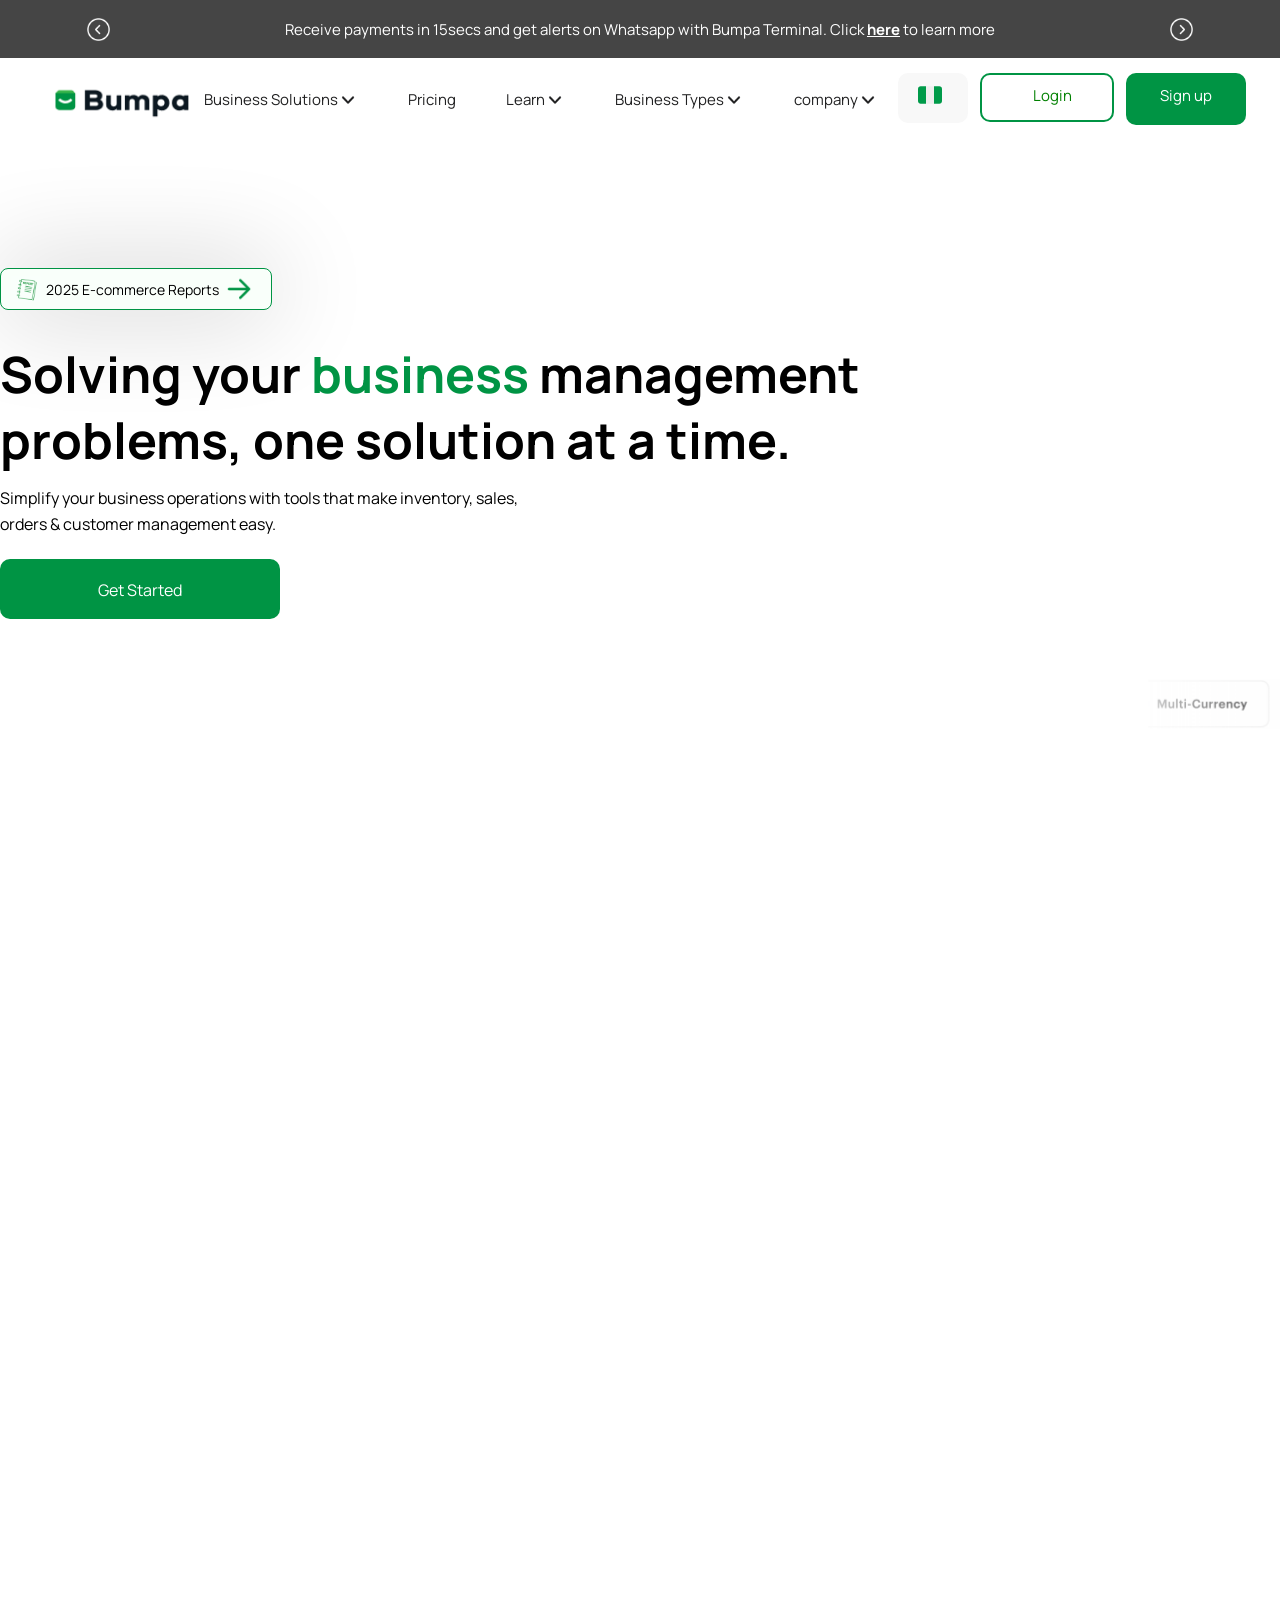
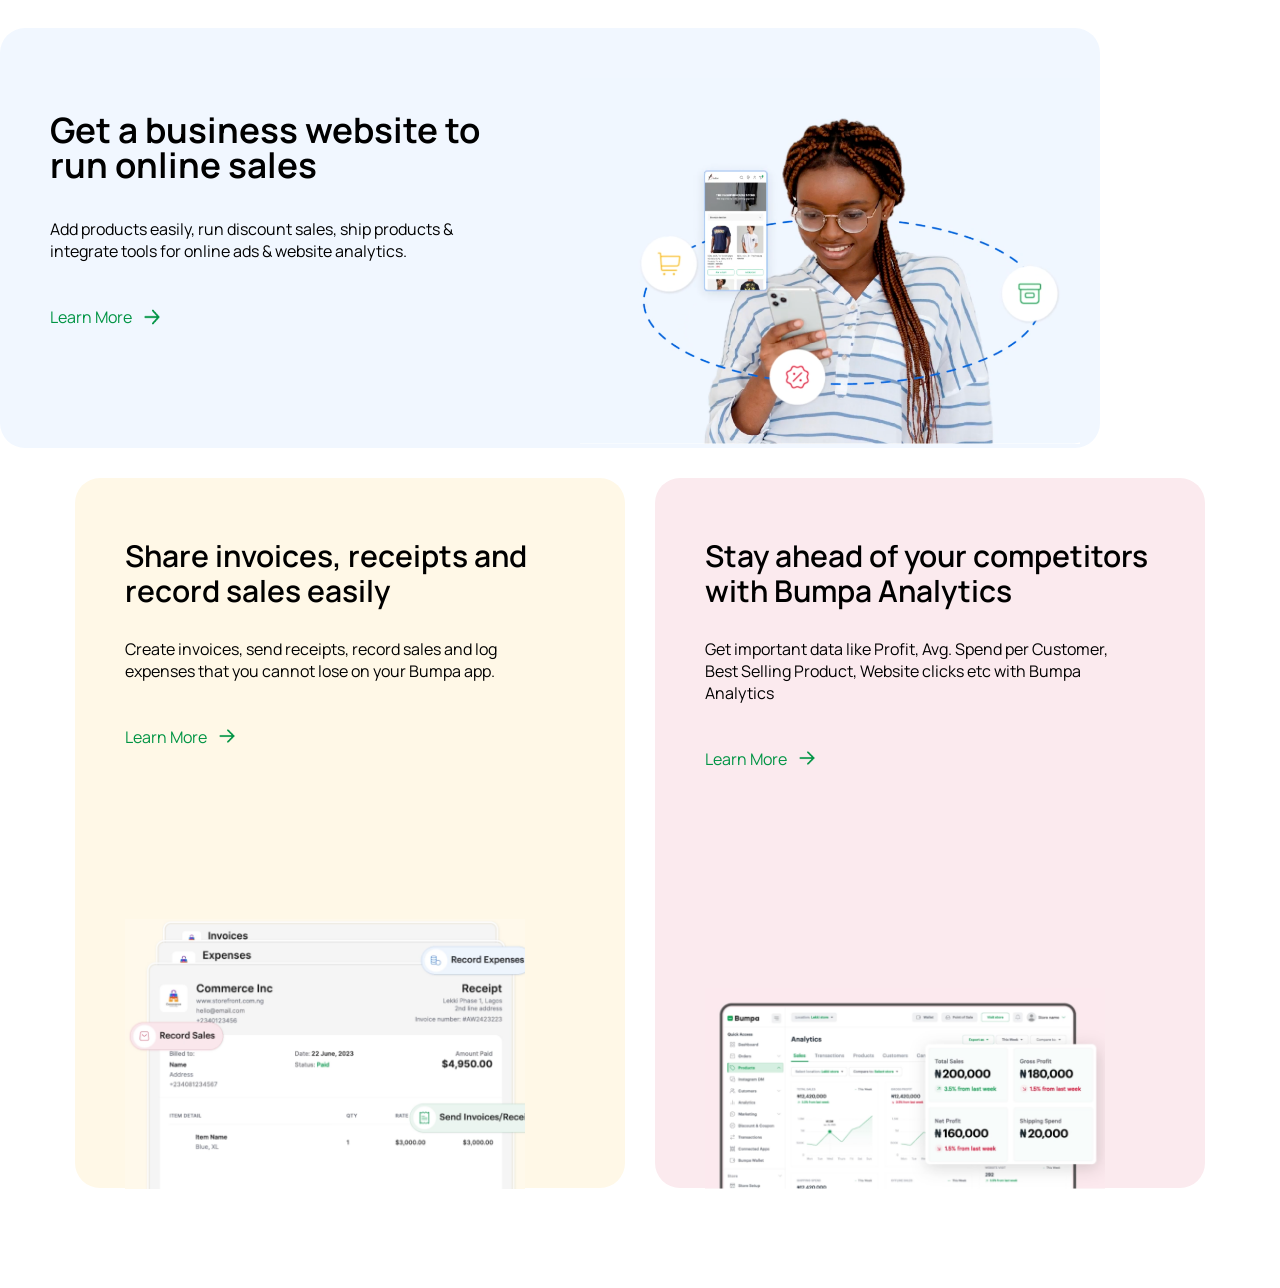
<file: bumpa.html>
<html lang="en">

<head>
    <meta charset="UTF-8">
    <meta name="viewport" content="width=device-width, initial-scale=1.0">
    <title>Document</title>
    <link rel="stylesheet" href="bumpa.css">
    <link rel="preconnect" href="https://fonts.googleapis.com">
    <link rel="preconnect" href="https://fonts.gstatic.com" crossorigin>
    <link
        href="https://fonts.googleapis.com/css2?family=Bricolage+Grotesque:opsz,wght@12..96,200..800&family=Google+Sans:ital,opsz,wght@0,17..18,400..700;1,17..18,400..700&family=M+PLUS+Rounded+1c&family=Manrope:wght@200..800&family=Noto+Sans+KR:wght@100..900&family=Outfit:wght@100..900&family=Source+Serif+4:ital,opsz,wght@0,8..60,200..900;1,8..60,200..900&display=swap"
        rel="stylesheet">
</head>

<body>
    <nav class="nav1">
        <div class="navDiv">
            <img src="reicon--angle-left-circle (1).png" alt="" width="23px">
            <span>Receive payments in 15secs and get alerts on Whatsapp with Bumpa Terminal. Click <a
                    style="color: white;" href="https://terminal.bumpa.com/"><b>here</b></a> to learn more </span>
            <img src="reicon--angle-right-circle (1).png" alt="" width="23px">
        </div>
    </nav>

    <nav class="nav2">
        <div class="motherDiv">
            <img src="Screenshot 2026-10-06 at 13.23.15.png" alt="" width="170px">

            <div class="businessDiv">
                <span>Business Solutions </span><img class="img1" src="fa7-solid--angle-down.png" alt="" width="20px">
                <span class="img1">Pricing</span>

                <span> Learn</span> <img class="img1" src="fa7-solid--angle-down.png" alt="" width="20px">

                <span>Business Types </span><img class="img1" src="fa7-solid--angle-down.png" alt="" width="20px">

                <span>company</span> <img src="fa7-solid--angle-down.png" alt="" width="20px">
            </div>

            <div class="button">
                <div class="flag"><img src="Nigeriaflag.svg" alt=""></div>
                <div class="login"> Login</div>
                <div class="signup"> Sign up </div>
            </div>
        </div>

    </nav>


    <section class="hero">

        <div class="p1"> <img src="Screenshot 2026-10-06 at 14.54.25.png" alt="" width="30px"> 2025 E-commerce Reports
            <img src="akar-icons--arrow-right.png" alt="" width="30px">
        </div>
        <div class="p2">Solving your <span>business</span> management <p class="p2 p3">problems, one solution at a time.
            </p>
        </div>
        <div>
            <p class="simplify">Simplify your business operations with tools that make inventory, sales,</p>
            <span class="simplify">orders & customer management easy.</span>
        </div>
        <div class="get">Get Started</div>

        <div class="logos">
            <marquee behavior="alternate" direction="left"><img width="100%" src="Screenshot 2026-10-06 at 15.20.11.png"
                    alt="">
                <img width="100%" src="Screenshot 2026-10-06 at 15.20.11.png" alt="">
                <img width="100%" src="Screenshot 2026-10-06 at 15.20.11.png" alt="">
                <img width="100%" src="Screenshot 2026-10-06 at 15.20.11.png" alt="">
                <img width="100%" src="Screenshot 2026-10-06 at 15.20.11.png" alt="">
            </marquee>
        </div>

    </section>

    <section class="banner">
    </section>

    <section class="ladySection">
        <div class="card1">

            <div class="cardimg">
                <div>
                <p  class="c1">Get a business website to <br> run online sales</p>
            <span>Add products easily, run discount sales, ship products & <br>
                integrate tools for online ads &  website analytics.</span> <br> <br> <br>  

                <div style="display: flex; gap: 10px;">
                    <a style="color: rgb(0, 148, 68); text-decoration: none;" href="https://www.getbumpa.com/sales">Learn More</a> <img src="akar-icons--arrow-right.png" alt="" width="20px">
                </div>
            </div>

                <div>
                    <img class="imgCard" src="Screenshot 2026-10-06 at 21.53.15.png" alt="" width="500px">
                </div>
            </div>
        </div>

        <div class="secondCards">
            <div class="card2">
                <p class="c2">Share invoices, receipts and <br> record sales easily</p>
                <span>Create invoices, send receipts, record sales and log <br> expenses that you cannot lose on your Bumpa app.</span> <br> <br> <br>

             <div style="display: flex; gap: 10px;">
                    <a style="color: rgb(0, 148, 68); text-decoration: none;" href="https://www.getbumpa.com/feature/record-sales">Learn More</a> <img class="learn" src="akar-icons--arrow-right.png" alt="" width="20px">
                </div>
                
                <img  src="Screenshot 2026-10-07 at 04.50.24.png" alt="" width="400px">
            </div>
            <div class="card3">

                <p class="c2">Stay ahead of your competitors<br> with Bumpa Analytics</p>
                <span>Get important data like Profit, Avg. Spend per Customer,<br> Best Selling Product, Website clicks etc with Bumpa <br> Analytics</span> <br> <br> <br>

            <div style="display: flex; gap: 10px;">
                    <a style="color: rgb(0, 148, 68); text-decoration: none;" href="https://www.getbumpa.com/feature/record-sales">Learn More</a> <img class="learn1" src="akar-icons--arrow-right.png" alt="" width="20px">
                </div>

                <img  src="Screenshot 2026-10-07 at 05.03.48.png" alt="" width="400px">

            </div>
        </div>

    </section>

</body>

</html>
</file>
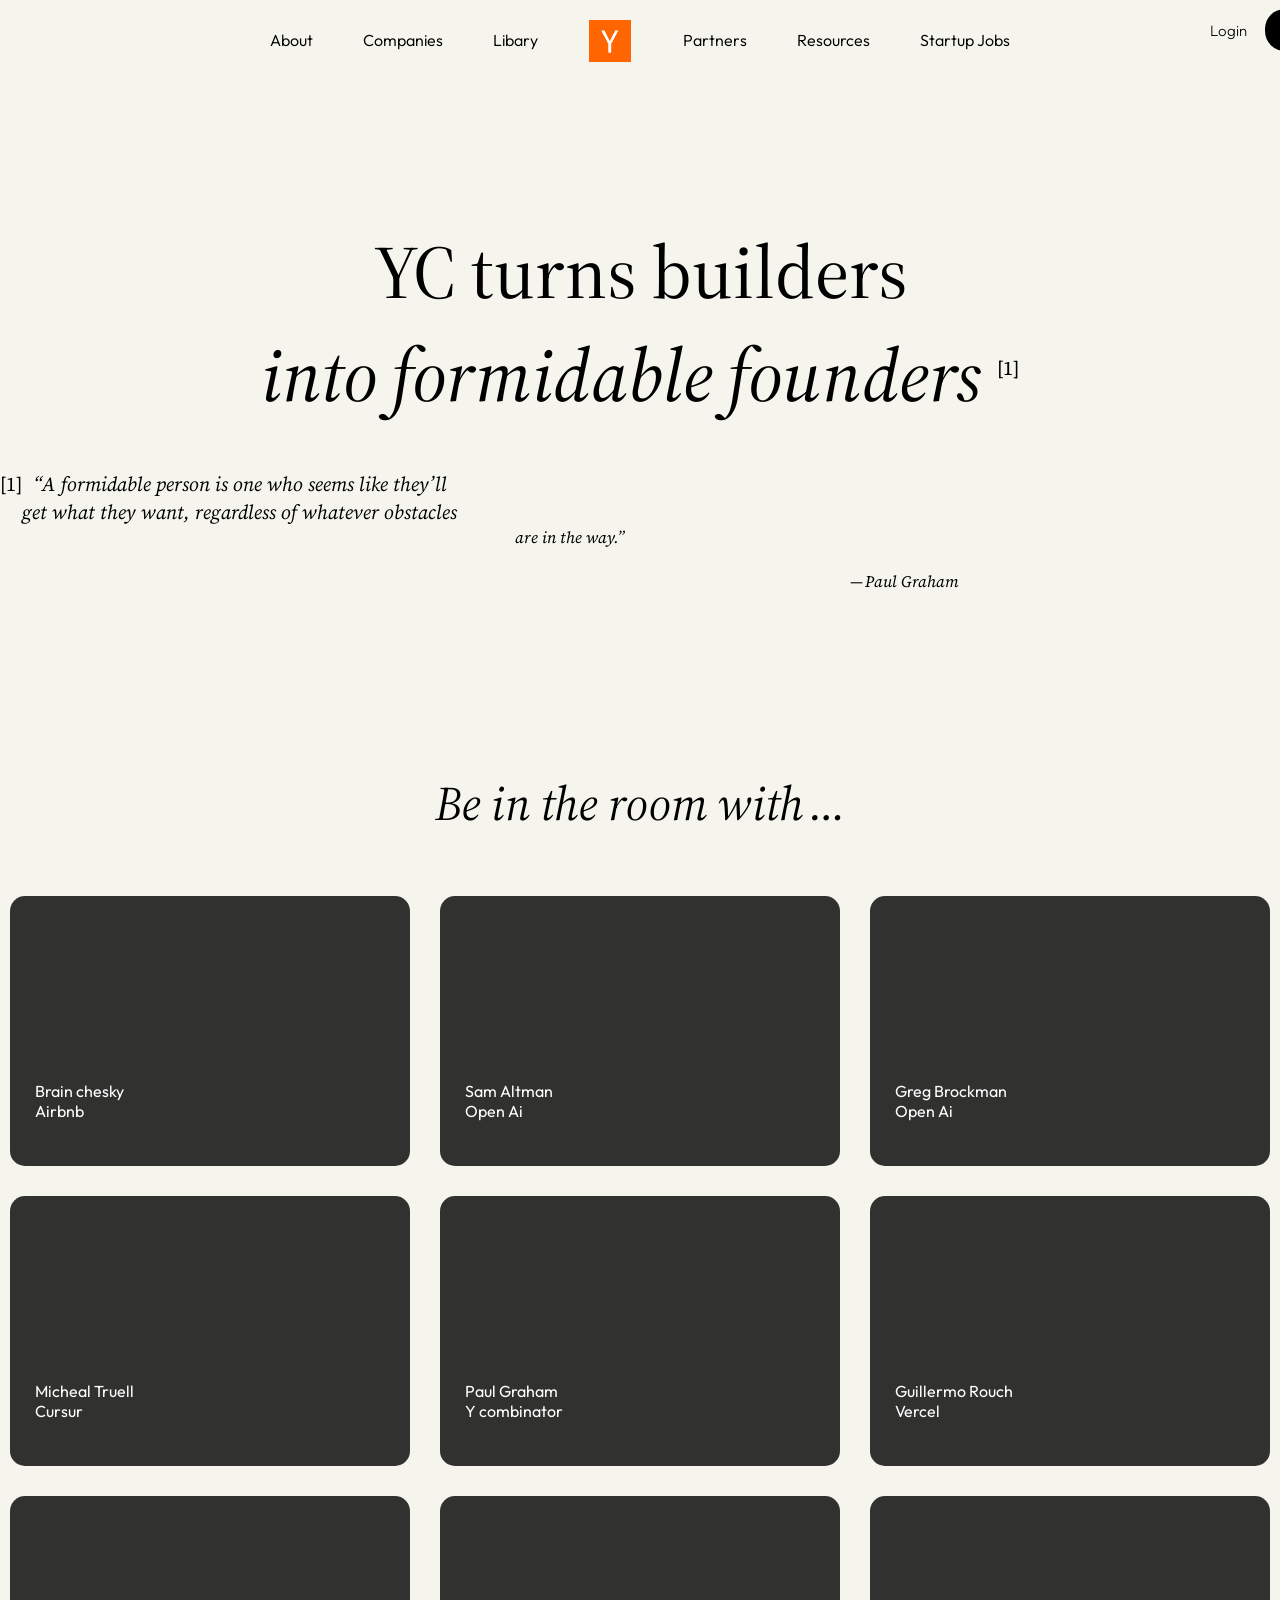
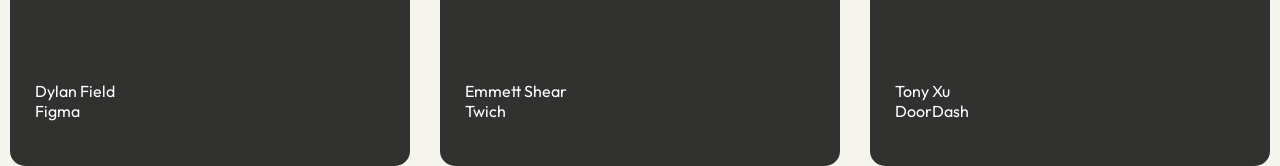
<file: ycombinator.html>
<html lang="en">

<head>
    <meta charset="UTF-8">
    <meta name="viewport" content="width=device-width, initial-scale=1.0">
    <title>Document</title>

    <link rel="stylesheet" href="ycombinator.css">
    <link rel="preconnect" href="https://fonts.googleapis.com">
    <link rel="preconnect" href="https://fonts.gstatic.com" crossorigin>
    <link
        href="https://fonts.googleapis.com/css2?family=Bricolage+Grotesque:opsz,wght@12..96,200..800&family=Google+Sans:ital,opsz,wght@0,17..18,400..700;1,17..18,400..700&family=M+PLUS+Rounded+1c&family=Manrope:wght@200..800&family=Noto+Sans+KR:wght@100..900&family=Outfit:wght@100..900&family=Source+Serif+4:ital,opsz,wght@0,8..60,200..900;1,8..60,200..900&display=swap"
        rel="stylesheet">
</head>

<body>


    <nav class="nav">
        <div class="navtexts">
            <span class="hd">About</span>
            <span class="hd">Companies</span>
            <span class="hd">Libary</span>
            <img class="logo" style="width: 45px;" src="Screenshot 2026-10-06 at 02.28.38.png" alt="">
            <span class="hd">Partners</span>
            <span class="hd">Resources</span>
            <span class="hd">Startup Jobs</span>
        </div>
        <div class="div2">
            <div class="login">Login</div>
            <div class="apply"> <i>Apply</i></div>
        </div>

    </nav>

    <section class="hero">

        <span class="p1">YC turns builders <br>
            <i>into formidable founders</i> <sup style="font-size: 20px;">[1]</sup></span> <br> <br>

        <span class="p2"> <sup style="font-size: 20px;">[1]</sup> <i>“A formidable person is one who seems like they’ll
                <br> get what they want, regardless of whatever obstacles <br></i></span>
        <span style="margin-left: 515px;"><i>are in the way.”</i></span> <br> <br>

        <span style="margin-left: 850px;"><i>— Paul Graham</i></span>


    </section>


    <section class="section2">
        <span class="p3"><i>Be in the room with …</i></span>

        <div class="motherDiv">
            <div class="outer">
                <div class="inner1 videoCard"><video style="width: 100%; border-radius: 15px;"
                        src="https://bookface-static.ycombinator.com/assets/ycdc/intheroomwith/brian-chesky-video-compressed-7ea6a6ca9593fabb400850744540405287fe91ae08ddfbf4824ab95d5f632875.mp4"
                        autoplay muted loop></video>

                    <div class="text">
                        <span>Brain chesky <br>
                            Airbnb
                        </span>
                    </div>

                </div>

                <div class="inner1"> <video style="width: 100%; border-radius: 15px;"
                        src="https://bookface-static.ycombinator.com/assets/ycdc/intheroomwith/michael-truell-video-compressed-523ea9b5330b3d117b97e9404e3b017f2a126bea2e096518c276520521bf8c11.mp4"
                        autoplay muted loop></video>

                    <div class="text">
                        <span>Micheal Truell <br> Cursur
                        </span>
                    </div>

                </div>

                <div class="inner1"><video style="width: 100%; border-radius: 15px;"
                        src="https://bookface-static.ycombinator.com/assets/ycdc/intheroomwith/dylan-field-video-compressed-7541fe3e6c730507b8b8789c18f6139465733285eeff9330423158d5cd315b38.mp4"
                        autoplay muted loop></video>

                    <div class="text">
                        <span>Dylan Field <br>Figma</span>
                    </div>
                </div>

            </div>

            <div class="outer">
                <div class="inner2"><video style="width: 100%; border-radius: 15px;"
                        src="https://bookface-static.ycombinator.com/assets/ycdc/intheroomwith/sam-altman-video-compressed-6e99f4927d081ecef3e4430e36b6ec23ac595e8da186216f30b7d7dc5129dc4a.mp4"
                        autoplay muted loop></video>
                    <div class="text">
                        <span>Sam Altman <br> Open Ai</span>
                    </div>
                </div>


                <div class="inner2"><video style="width: 100%; border-radius: 15px;"
                        src="https://bookface-static.ycombinator.com/assets/ycdc/intheroomwith/paul-graham-video-compressed-147746c0944f23ac3ba13f41a213a63fe773fb3e1b261ea824d0784e0c0242e4.mp4"
                        autoplay muted loop></video>
                    <div class="text">
                        <span>Paul Graham <br> Y combinator</span>
                    </div>

                </div>
                <div class="inner2"><video style="width: 100%; border-radius: 15px;"
                        src="https://bookface-static.ycombinator.com/assets/ycdc/intheroomwith/emmett-shear-video-compressed-e639d24c15750fb7ac160f77b63504bafef74929c23f8bb4b82112a84900bb97.mp4"
                        autoplay muted loop></video>
                    
                    <div class="text">
                        <span>Emmett Shear <br> Twich </span>
                    </div>
                    </div>

            </div>

            <div class="outer">
                <div class="inner3"><video style="width: 100%; border-radius: 15px;"
                        src="https://bookface-static.ycombinator.com/assets/ycdc/intheroomwith/greg-brockman-video-compressed-cb96007824e30f1ad95d2f0baa819b9ca35a8df56d38373c15f0e9e24c23e4b1.mp4"
                        autoplay muted loop></video>
                    <div class="text">
                        <span>Greg Brockman <br> Open Ai</span>
                    </div>
                    
                    </div>



                <div class="inner3"><video style="width: 100%; border-radius: 15px;"
                        src="https://bookface-static.ycombinator.com/assets/ycdc/intheroomwith/guillermo-rauch-video-compressed-66c9a0d2ddcc5eb02e84b0714c70b1332f37ffff031ad759cc4dbb2d0f78991d.mp4"
                        autoplay muted loop></video>
                    
                    <div class="text">
                        <span>Guillermo Rouch <br>Vercel</span>
                    </div>
                    </div>


                <div class="inner3"><video style="width: 100%; border-radius: 15px; "
                        src="https://bookface-static.ycombinator.com/assets/ycdc/intheroomwith/tony-xu-video-compressed-cfaffb21fca0c9e88fb50f8057d669c84b98d71695c3c943f86b2cc2b6d33d8d.mp4"
                        autoplay muted loop></video>
                    
                    <div class="text">
                        <span>Tony Xu <br> DoorDash</span>

                    </div>
                    </div>
            </div>


        </div>

    </section>





</body>

</html>
</file>
<file: bumpa.css>
body{
    margin: 0;
    padding: 0;
    max-width: 100%;
}

.nav1{
    background-color: rgb(69, 69, 69);
    color: white;
    width: 100%;
    height: 40px;
    font-family:  "Manrope", sans-serif;
    font-size: 15px;
    padding-top: 18px;

}
.navDiv{
    display: flex;
    justify-content: space-around;
    align-items: center;
}

.nav2{
    height: 60px;
    width: 100%;
    color: rgb(32, 32, 33);
    font-family:  "Manrope", sans-serif;
    font-size: 15px;

}

.businessDiv{
  display: flex;
  justify-content: center;

}

.img1{
    margin-right: 50px;
}

.flag{
    background-color: rgb(248, 248, 248);
    height: 40px;
    width: 50px;
    border-radius: 10px;
    margin-left: 20px;
    padding-top: 10px;
    padding-left: 20px;
    
}

.login{
    width: 120px;
    height: 35px;
    border-radius: 10px;
    border: 2px solid rgb(0, 148, 68);
    text-align: center;
    padding-top: 10px;
    padding-left: 10px;
    color: green;
}

.signup{
    color: white;
    background-color: rgb(0, 148, 68);
    border-radius: 10px;
    width: 120px;
    height: 40px;
    text-align: center;
    padding-top: 12px;
}
.button{
    display: flex;
    gap: 12px;
    
   
    
}

.motherDiv{
    display: flex;
    justify-content: center;
    align-items: center;
    padding-top: 15px;
}

.hero{
    width: 100%;
    height: 500px;
    font-family:  "Manrope", sans-serif;
    

}
.p1{

    width: 260px;
    height: 40px;
    background-color: rgb(249, 255, 250);
    border: 1px solid rgb(0, 148, 68);
    border-radius: 8px;
    justify-self: center;
    margin-top: 150px;
    text-align: center;
    /* padding-top: 8px; */
    box-shadow: 0 0 100px 5px rgb(0, 0, 0, 0.2)  ;
    display: flex;
    align-items: center;
    padding-left: 10px;
    font-size: 14px;
    gap: 5px;
}

.p2{
    justify-self: center;
    font-size: 50px;
    margin-top: 30px;
    font-weight: 700;

}

.p2 span{
    color:rgb(0, 148, 68) ;
    
}
.p3{
    line-height: 5px;
}

.simplify{
   justify-self: center;
   display: block;
   line-height: 10px;
}

.get{
    width: 280px;
    height: 40px;
    background-color: rgb(0, 148, 68);
    color: white;
    justify-self: center;
    margin-top: 30px;
    text-align: center;
    border-radius: 10px;
    padding-top: 20px;
}

.logos{
    max-width: 100%;
    margin-top: 50px;
    
    
}

.banner{
    width: 100%;
    height: 800px;
    background-image: url("https://www.getbumpa.com/images/herolytics.svg");
    background-repeat: no-repeat;
    background-position: center;
    padding-top: 60px;
        
}


.card1{
    width: 1050px;
    height: 270px;
    max-height: 270px;
    background-color: rgb(241, 247, 255);
    font-family: "Manrope", sans-serif;
    justify-self: center;
    border-radius: 25px;
    margin-bottom: 30px;
    padding-left: 50px;
    padding-top: 50px;
    padding-bottom: 100px;
    
}

.card2{
    width: 450px;
    height: 680px;
    background-color: rgb(255, 248, 231);
    font-family:  "Manrope", sans-serif ;
    border-radius: 25px;
   padding: 30px 50px 0px 50px;
   

    
}

.card3{
    width: 450px;
    height: 680px;
    background-color: rgb(251, 234, 238);
    font-family: "Manrope", sans-serif;
    border-radius: 25px;
    padding: 30px 50px 0px 50px ;
    

}

.secondCards{
    display: flex;
    justify-content: center;
    gap: 30px;
    margin-bottom: 100px;
}


.c1{
    font-size: 35px;
    font-weight: 650;
    line-height: 35px;
    

}

.cardimg{
    display: flex;
}

.imgCard{
    display: block;
    margin-left: 100px;
    
}

.c2{
    font-size: 30px;
    font-weight: 600;
    line-height: 35px;
}

.learn{
    margin-bottom: 173px;
    
}

.learn1{
    margin-bottom: 220px ;
}
</file>
<file: ycombinator.css>
body{
    margin: 0;
    padding: 0;
    max-width: 100%;
    background-color: rgb(245, 245, 238);
}

.nav{
    width: 100%;
    height: 70px;
    background-color: rgb(245, 245, 238);
    display: flex;
    justify-content:center ;
    
    

}

.navtexts{
    display: flex;
    align-items: center;
    padding-top: 30px;
    gap: 50px;
    font-family: "Outfit", sans-serif;
    font-size: 16px;
    font-weight: 350;
    margin-left: 150px;
    /* margin-right: 200px; */
    
}

.logo{
    
    display: block;
   padding-bottom: 20px;
    
}

.div2{ 
    gap: 18px;
    width: 150px;
    height: 30px;
    display: flex;
    padding-top: 15px;
    align-items: center;

}

.login{
 margin-left: 200px;
 font-family: "Outfit", sans-serif;
 font-weight: 270;
 font-size: 15px;
 
}

.apply{
    background-color: black;
    border-radius: 20px;
    color: white;
    padding: 10px 20px;
    font-family: "Source Serif 4", serif;
    

}
.hd{
   margin-bottom: 20px;
}

.hero{
    width: 100%;
    height: 700px;
    background-color: rgb(245, 245, 238);
    font-family: "Source Serif 4", serif;
     

}

.p1{
    font-size: 75px;
    display: block;
    text-align: center;
    padding-top: 150px;
    font-weight: 450;
    
}

.p2{
    font-size: 20px;
    text-align: center;
    display: flex;
    justify-self: center;
    
}

.section2{
    width: 100%;
    height: 800px;
}

.p3{
    font-size: 48px;
    font-family: "Source Serif 4", serif;
    display: block;
    text-align: center;
    margin-bottom: 60px;
}

.outer{
    display: flex;
    gap: 30px;
    flex-direction: column;
    justify-content: center;

   
    
    
}

.motherDiv{
    display: flex;
    gap: 30px;
    justify-content: center;
    
}

.inner1{
    width: 400px;
    height: 270px;
    /* background-color: rgb(0, 0, 0, 0.7); */
    border-radius: 15px;
    overflow: hidden;
    position: relative;
    
}



.text{
    color: white;
    margin-left: 25px;
    position: absolute;
    bottom: 45px;
    font-family: "Outfit", sans-serif;


}

.inner2{
    width: 400px;
    height: 270px;
    /* background-color: green; */
    border-radius: 15px;
    overflow: hidden;
    position: relative;

}

.inner3{
    width: 400px;
    height: 270px;
    /* background-color: yellow; */
    border-radius: 15px;
    color: white;
    overflow: hidden;
    position: relative;
}

/* .inner1 video{
    opacity: 0.1;
}
.inner2 video{
    opacity: 0.1;
}

.inner3 video{
    opacity: 0.1;
}

.inner1:hover video{
    opacity: 1;
}
.inner2:hover video{
    opacity: 1;
}

.inner3:hover video{
    opacity: 1;
} */


.inner1::before{
    content: "";
    position: absolute;
    width: 100%;
    height: 100%;
    background-color: rgb(0, 0, 0, 0.8);
    

}

.inner2::before{
    content: "";
    position: absolute;
    width: 100%;
    height: 100%;
    background-color: rgb(0, 0, 0, 0.8);
    
}

.inner3::before{
    content: "";
    position: absolute;
    width: 100%;
    height: 100%;
    background-color: rgb(0, 0, 0, 0.8);

}

.inner1:hover::before{
    opacity: 0;
}

.inner2:hover:before{
    opacity: 0;
}

.inner3:hover:before{
    opacity: 0;
}
</file>
